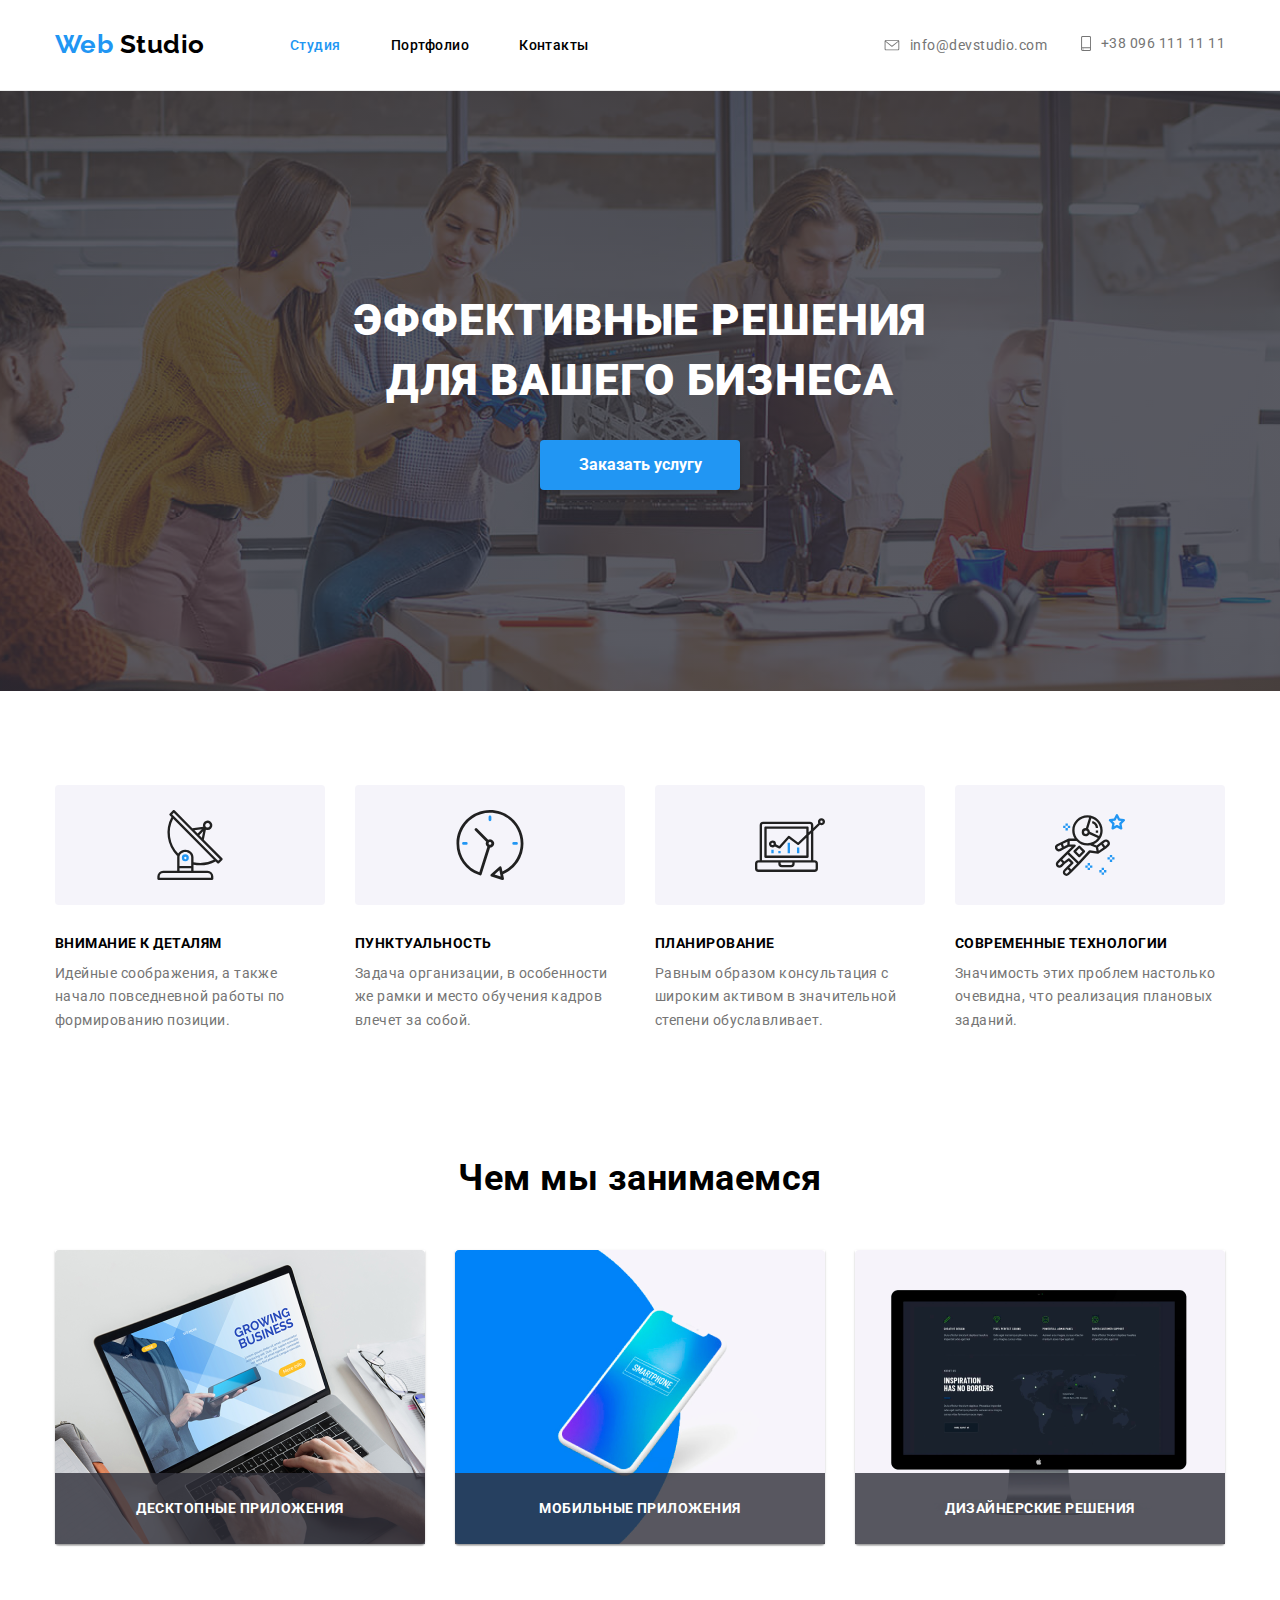
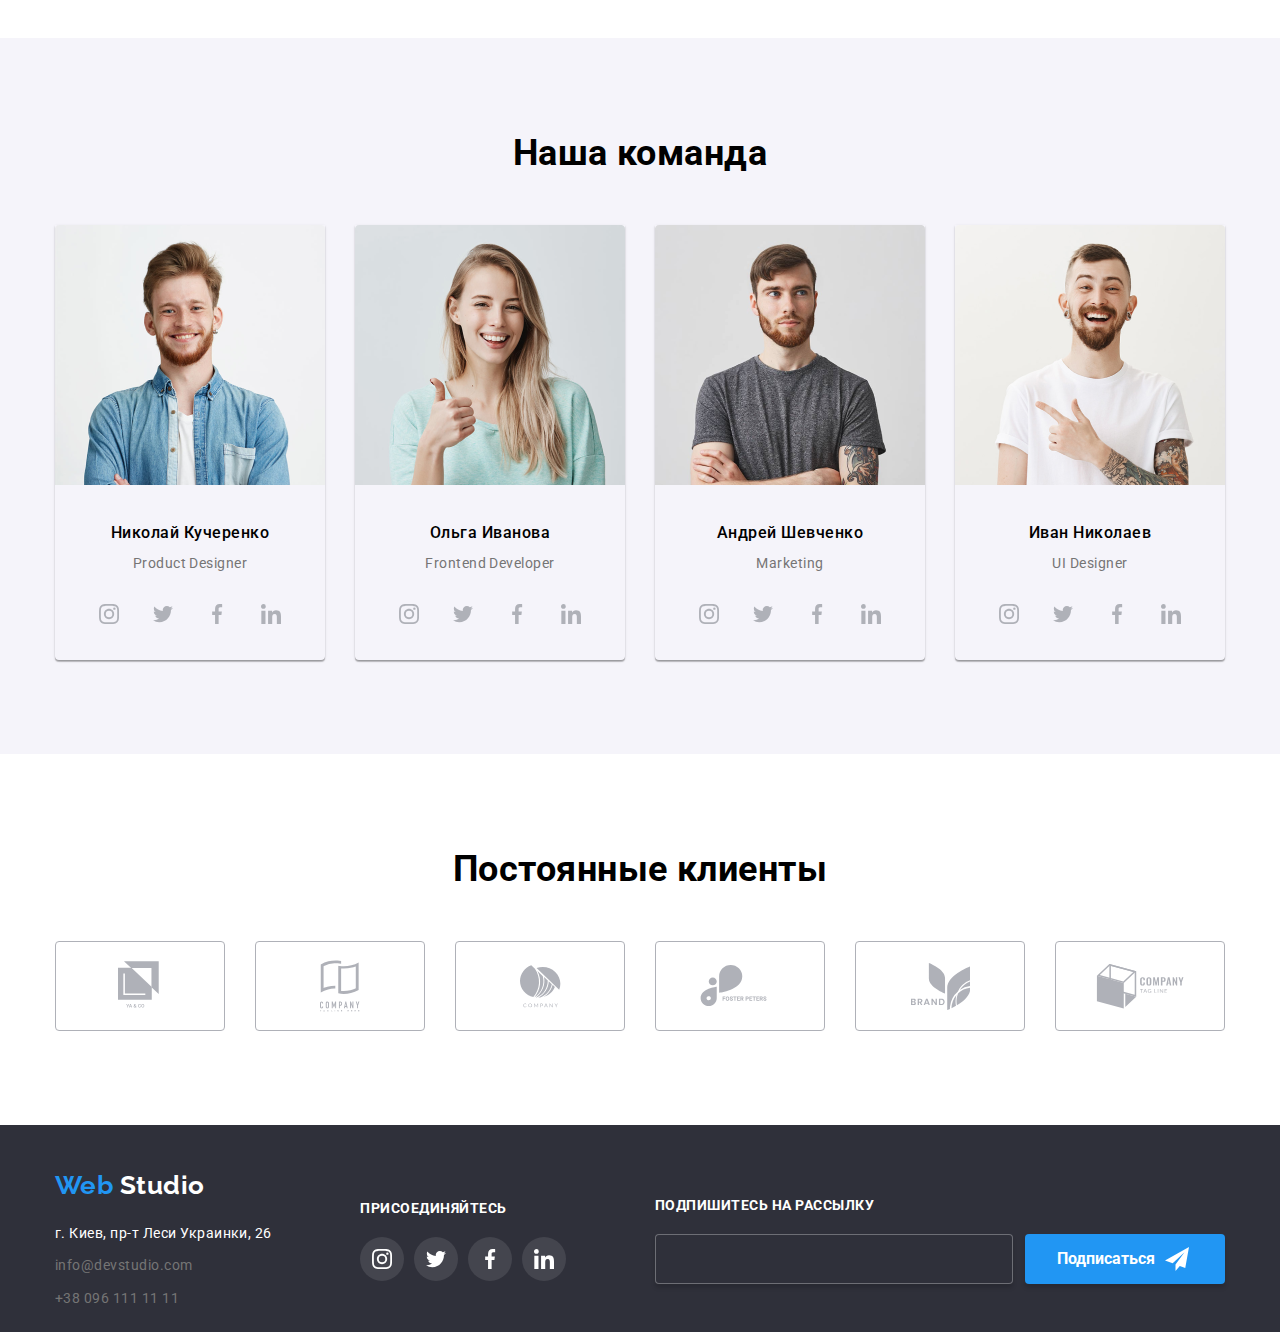
<file: index.html>
<!DOCTYPE html>
<html lang="ru">
  <head>
    <meta charset="UTF-8" />
    <meta name="viewport" content="width=device-width, initial-scale=1.0" />
    <title>Web Studio</title>
    <link
      rel="stylesheet"
      href="https://cdnjs.cloudflare.com/ajax/libs/modern-normalize/0.6.0/modern-normalize.min.css"
    />
    <link
      href="https://fonts.googleapis.com/css2?family=Raleway:wght@700&family=Roboto:wght@400;500;700;900&display=swap"
      rel="stylesheet"
    />
    <link rel="stylesheet" href="./css/style.css" />
  </head>
  <body>
    <!-- Header -->
    <header class="page-header">
      <nav class="container">
        <a href="/" class="logo"> <span class="logo-web">Web</span> Studio </a>
        <ul class="site-nav">
          <li class="site-nav-item"><a href="./index.html" class="link current">Студия</a></li>
          <li class="site-nav-item"><a href="./portfolio.html" class="link">Портфолио</a></li>
          <li class="site-nav-item"><a href="#" class="link">Контакты</a></li>
        </ul>
        <address class="address-nav">
          <a class="address-nav-link" href="mailto:info@devstudio.com">
            <svg class="address-nav-icon" width="16" height="11">
              <use href="./image/symbol-defs7.svg#icon-envelope1"></use>
            </svg>
            info@devstudio.com</a
          >
          <a class="address-nav-link" href="tel:+380961111111">
            <svg class="address-nav-icon" width="10" height="15">
              <use href="./image/symbol-defs7.svg#icon-smartphone1"></use>
            </svg>
            +38 096 111 11 11</a
          >
        </address>
      </nav>
    </header>
    <main>
      <!-- Hero -->
      <section class="hero">
        <h1 class="hero-title">
          Эффективные решения <br />
          для вашего бизнеса
        </h1>

        <button class="hero-button">Заказать услугу</button>
      </section>
      <!-- Advantages -->
      <section class="section-advantages">
        <div class="container-advantages">
          <ul class="box-advantages">
            <li class="box-advantages-item icon-antenna">
              <h3 class="title-advantages">Внимание к деталям</h3>
              <p>
                Идейные соображения, а также начало повседневной работы по формированию позиции.
              </p>
            </li>
            <li class="box-advantages-item icon-clock">
              <h3 class="title-advantages">Пунктуальность</h3>
              <p>
                Задача организации, в особенности же рамки и место обучения кадров влечет за собой.
              </p>
            </li>
            <li class="box-advantages-item icon-diagram">
              <h3 class="title-advantages">Планирование</h3>
              <p>
                Равным образом консультация с широким активом в значительной степени обуславливает.
              </p>
            </li>
            <li class="box-advantages-item icon-astronaut">
              <h3 class="title-advantages">Современные технологии</h3>
              <p>
                Значимость этих проблем настолько очевидна, что реализация плановых заданий.
              </p>
            </li>
          </ul>
        </div>
      </section>
      <!-- Чем мы занимаемся -->
      <section class="section-whot-do-we">
        <div class="container-whot-do-we">
          <h2 class="section-title">Чем мы занимаемся</h2>
          <ul class="box-whot-do-we">
            <li class="box-whot-do-we-item">
              <a href="#">
                <img
                  class="whot-do-we-img"
                  src="./image/desktopapplications.jpg"
                  alt="desktop applications"
                  width="370"
                  height="294"
                />
              </a>
              <p class="section-whot-do-we-text">Десктопные приложения</p>
            </li>
            <li class="box-whot-do-we-item">
              <a href="#">
                <img
                  src="./image/mobileapplications.jpg"
                  alt="mobile applications"
                  width="370"
                  height="294"
                />
              </a>
              <p class="section-whot-do-we-text">Мобильные приложения</p>
            </li>
            <li class="box-whot-do-we-item">
              <a href="#">
                <img
                  src="./image/designdecisions.jpg"
                  alt="design decisions"
                  width="370"
                  height="294"
                />
              </a>
              <p class="section-whot-do-we-text">Дизайнерские решения</p>
            </li>
          </ul>
        </div>
      </section>
      <!-- Team -->
      <section class="section-team">
        <div class="container-team">
          <h2 class="section-title">Наша команда</h2>
          <ul class="box-team">
            <li class="box-team-item">
              <img src="./image/JohnSmith.jpg" alt="photo John Smith" width="270" />
              <h3 class="name">Николай Кучеренко</h3>
              <p class="team-text">Product Designer</p>
              <ul class="social-list">
                <li class="social-item">
                  <a class="social-link" href="">
                    <svg class="social-icon" width="20" height="20">
                      <use href="./image/symbol-defs7.svg#icon-instagram1"></use>
                    </svg>
                  </a>
                </li>
                <li class="social-item">
                  <a class="social-link" href="">
                    <svg class="social-icon" width="20" height="20">
                      <use href="./image/symbol-defs7.svg#icon-twitter1"></use>
                    </svg>
                  </a>
                </li>
                <li class="social-item">
                  <a class="social-link" href="">
                    <svg class="social-icon" width="20" height="20">
                      <use href="./image/symbol-defs7.svg#icon-facebook1"></use>
                    </svg>
                  </a>
                </li>
                <li class="social-item">
                  <a class="social-link" href="">
                    <svg class="social-icon" width="20" height="20">
                      <use href="./image/symbol-defs7.svg#icon-linkedin-1"></use>
                    </svg>
                  </a>
                </li>
              </ul>
            </li>
            <li class="box-team-item">
              <img src="./image/MartaStewart.jpg" alt="photo MartaStewart" width="270" />
              <h3 class="name">Ольга Иванова</h3>
              <p class="team-text">Frontend Developer</p>
              <ul class="social-list">
                <li class="social-item">
                  <a class="social-link" href="">
                    <svg class="social-icon" width="20" height="20">
                      <use href="./image/symbol-defs7.svg#icon-instagram1"></use>
                    </svg>
                  </a>
                </li>
                <li class="social-item">
                  <a class="social-link" href="">
                    <svg class="social-icon" width="20" height="20">
                      <use href="./image/symbol-defs7.svg#icon-twitter1"></use>
                    </svg>
                  </a>
                </li>
                <li class="social-item">
                  <a class="social-link" href="">
                    <svg class="social-icon" width="20" height="20">
                      <use href="./image/symbol-defs7.svg#icon-facebook1"></use>
                    </svg>
                  </a>
                </li>
                <li class="social-item">
                  <a class="social-link" href="">
                    <svg class="social-icon" width="20" height="20">
                      <use href="./image/symbol-defs7.svg#icon-linkedin-1"></use>
                    </svg>
                  </a>
                </li>
              </ul>
            </li>
            <li class="box-team-item">
              <img src="./image/RobertJakis.jpg" alt="photo Robert Jakis" width="270" />
              <h3 class="name">Андрей Шевченко</h3>
              <p class="team-text">Marketing</p>
              <ul class="social-list">
                <li class="social-item">
                  <a class="social-link" href="">
                    <svg class="social-icon" width="20" height="20">
                      <use href="./image/symbol-defs7.svg#icon-instagram1"></use>
                    </svg>
                  </a>
                </li>
                <li class="social-item">
                  <a class="social-link" href="">
                    <svg class="social-icon" width="20" height="20">
                      <use href="./image/symbol-defs7.svg#icon-twitter1"></use>
                    </svg>
                  </a>
                </li>
                <li class="social-item">
                  <a class="social-link" href="">
                    <svg class="social-icon" width="20" height="20">
                      <use href="./image/symbol-defs7.svg#icon-facebook1"></use>
                    </svg>
                  </a>
                </li>
                <li class="social-item">
                  <a class="social-link" href="">
                    <svg class="social-icon" width="20" height="20">
                      <use href="./image/symbol-defs7.svg#icon-linkedin-1"></use>
                    </svg>
                  </a>
                </li>
              </ul>
            </li>
            <li class="box-team-item">
              <img src="./image/MartinDoe.jpg" alt="photo Martin Doe" width="270" />
              <h3 class="name">Иван Николаев</h3>
              <p class="team-text">UI Designer</p>
              <ul class="social-list">
                <li class="social-item">
                  <a class="social-link" href="">
                    <svg class="social-icon" width="20" height="20">
                      <use href="./image/symbol-defs7.svg#icon-instagram1"></use>
                    </svg>
                  </a>
                </li>
                <li class="social-item">
                  <a class="social-link" href="">
                    <svg class="social-icon" width="20" height="20">
                      <use href="./image/symbol-defs7.svg#icon-twitter1"></use>
                    </svg>
                  </a>
                </li>
                <li class="social-item">
                  <a class="social-link" href="">
                    <svg class="social-icon" width="20" height="20">
                      <use href="./image/symbol-defs7.svg#icon-facebook1"></use>
                    </svg>
                  </a>
                </li>
                <li class="social-item">
                  <a class="social-link" href="">
                    <svg class="social-icon" width="20" height="20">
                      <use href="./image/symbol-defs7.svg#icon-linkedin-1"></use>
                    </svg>
                  </a>
                </li>
              </ul>
            </li>
          </ul>
        </div>
      </section>
      <!-- Regular customers -->
      <section class="section-customers">
        <div class="container-customers">
          <h2 class="section-title">Постоянные клиенты</h2>
          <ul class="list-icon">
            <li class="list-icon-item">
              <a class="list-icon-link" href="#">
                <svg class="social-icon-customers" width="45" height="50">
                  <use href="./image/symbol-defs7.svg#icon-logo-1"></use>
                </svg>
              </a>
            </li>
            <li class="list-icon-item">
              <a class="list-icon-link" href="#">
                <svg class="social-icon-customers" width="40" height="52">
                  <use href="./image/symbol-defs7.svg#icon-logo-2"></use>
                </svg>
              </a>
            </li>
            <li class="list-icon-item">
              <a class="list-icon-link" href="#">
                <svg class="social-icon-customers" width="41" height="43">
                  <use href="./image/symbol-defs7.svg#icon-logo-3"></use>
                </svg>
              </a>
            </li>
            <li class="list-icon-item">
              <a class="list-icon-link" href="#">
                <svg class="social-icon-customers" width="80" height="42">
                  <use href="./image/symbol-defs7.svg#icon-logo-4"></use>
                </svg>
              </a>
            </li>
            <li class="list-icon-item">
              <a class="list-icon-link" href="#">
                <svg class="social-icon-customers" width="59" height="49">
                  <use href="./image/symbol-defs7.svg#icon-logo-5"></use>
                </svg>
              </a>
            </li>
            <li class="list-icon-item">
              <a class="list-icon-link" href="#">
                <svg class="social-icon-customers" width="89" height="45">
                  <use href="./image/symbol-defs7.svg#icon-logo-6"></use>
                </svg>
              </a>
            </li>
          </ul>
        </div>
      </section>
    </main>
    <footer>
      <div class="container-footer">
        <ul class="fooret-box">
          <li>
            <a href="/" class="logo-footer">
              <span class="logo-web">Web</span> <span class="logo-studio-white">Studio</span>
            </a>
            <address class="address-footer">
              <a class="address-map" href="">г. Киев, пр-т Леси Украинки, 26</a>
              <a class="address-link" href="mailto:info@devstudio.com">info@devstudio.com</a>
              <a class="address-link" href="tel:+380961111111">+38 096 111 11 11</a>
            </address>
          </li>
          <li>
            <h3 class="footer-title">Присоединяйтесь</h3>
            <ul class="social-list-footer">
              <li class="social-item-footer">
                <a class="social-link-footer" href="">
                  <svg class="social-icon-footer" width="20" height="20">
                    <use href="./image/symbol-defs7.svg#icon-instagram1"></use>
                  </svg>
                </a>
              </li>
              <li class="social-item-footer">
                <a class="social-link-footer" href="">
                  <svg class="social-icon-footer" width="20" height="20">
                    <use href="./image/symbol-defs7.svg#icon-twitter1"></use>
                  </svg>
                </a>
              </li>
              <li class="social-item-footer">
                <a class="social-link-footer" href="">
                  <svg class="social-icon-footer" width="20" height="20">
                    <use href="./image/symbol-defs7.svg#icon-facebook1"></use>
                  </svg>
                </a>
              </li>
              <li class="social-item-footer">
                <a class="social-link-footer" href="">
                  <svg class="social-icon-footer" width="20" height="20">
                    <use href="./image/symbol-defs7.svg#icon-linkedin-1"></use>
                  </svg>
                </a>
              </li>
            </ul>
          </li>
          <li>
            <h3 class="footer-title">Подпишитесь на рассылку</h3>
            <div class="box-subscribe">
              <input class="input-subscribe" type="text" />
              <button class="button-subscribe">Подписаться</button>
            </div>
          </li>
        </ul>
      </div>
    </footer>
  </body>
</html>
</file>
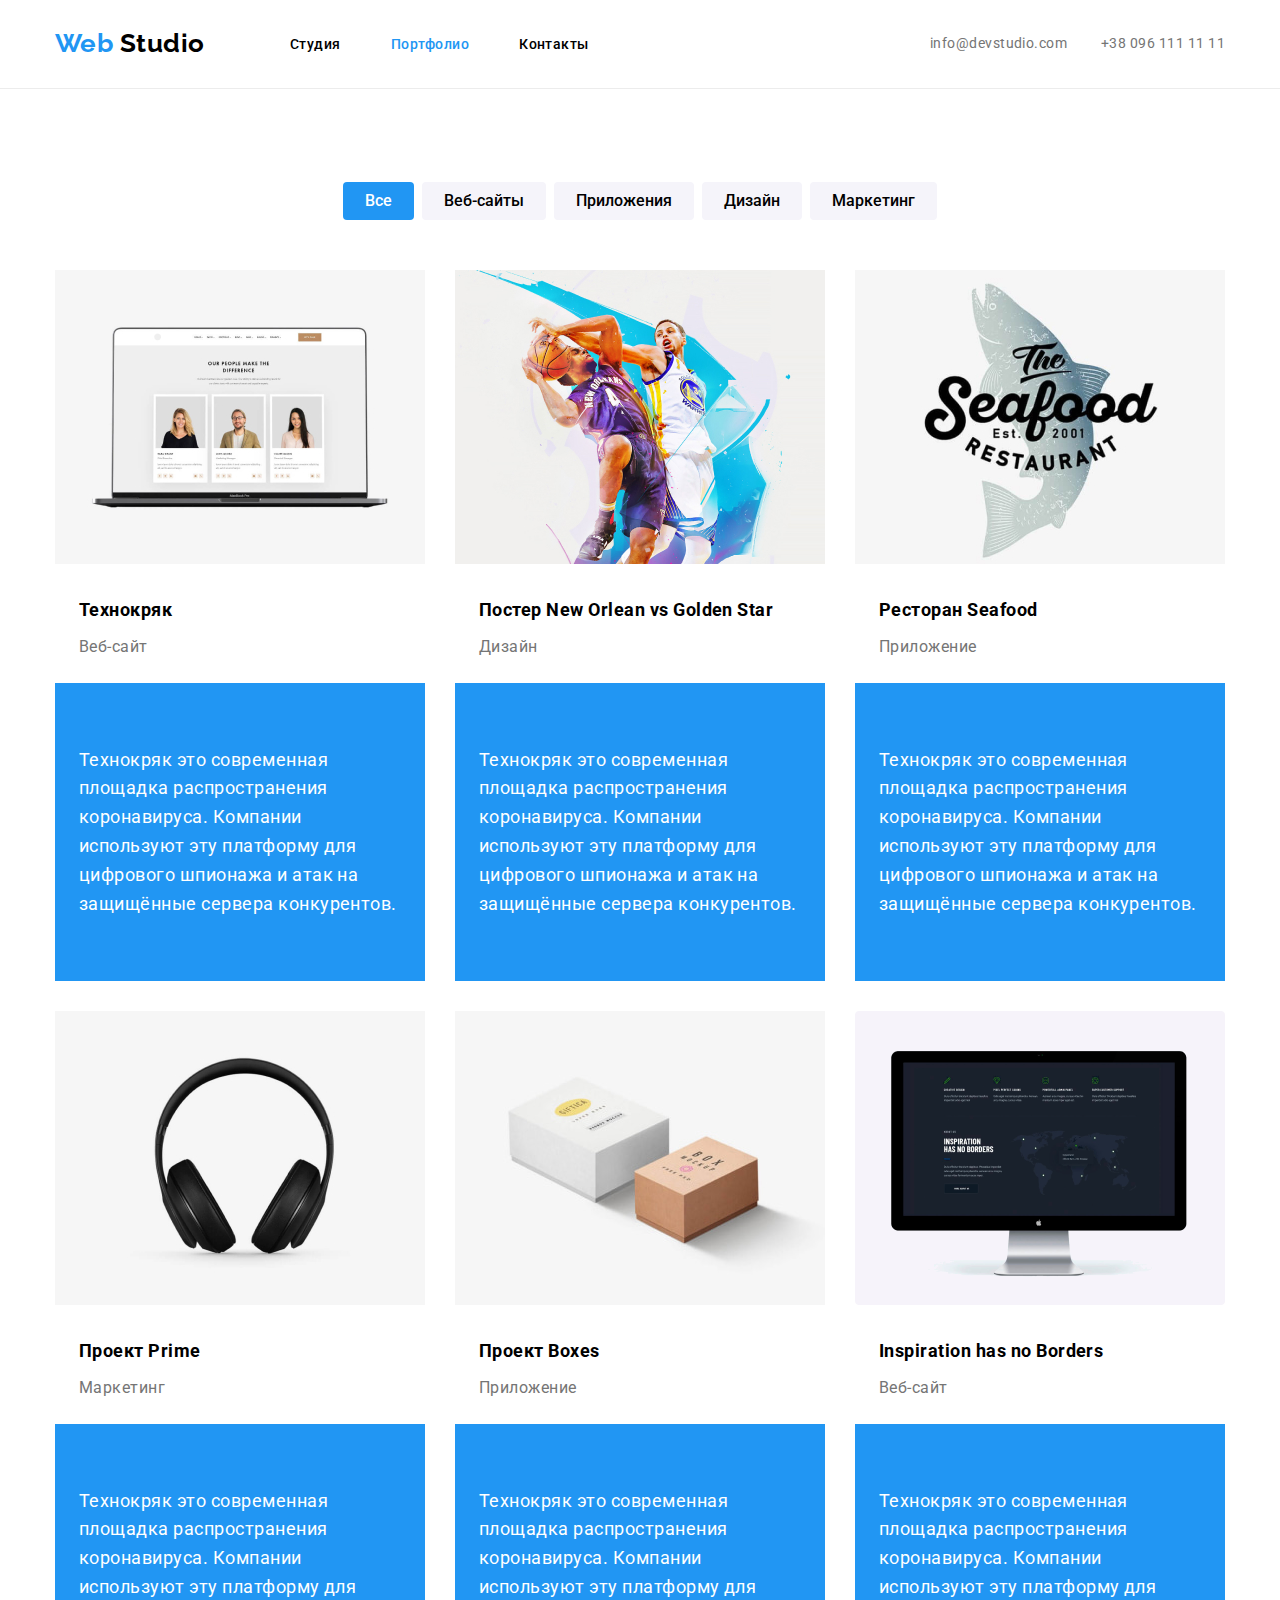
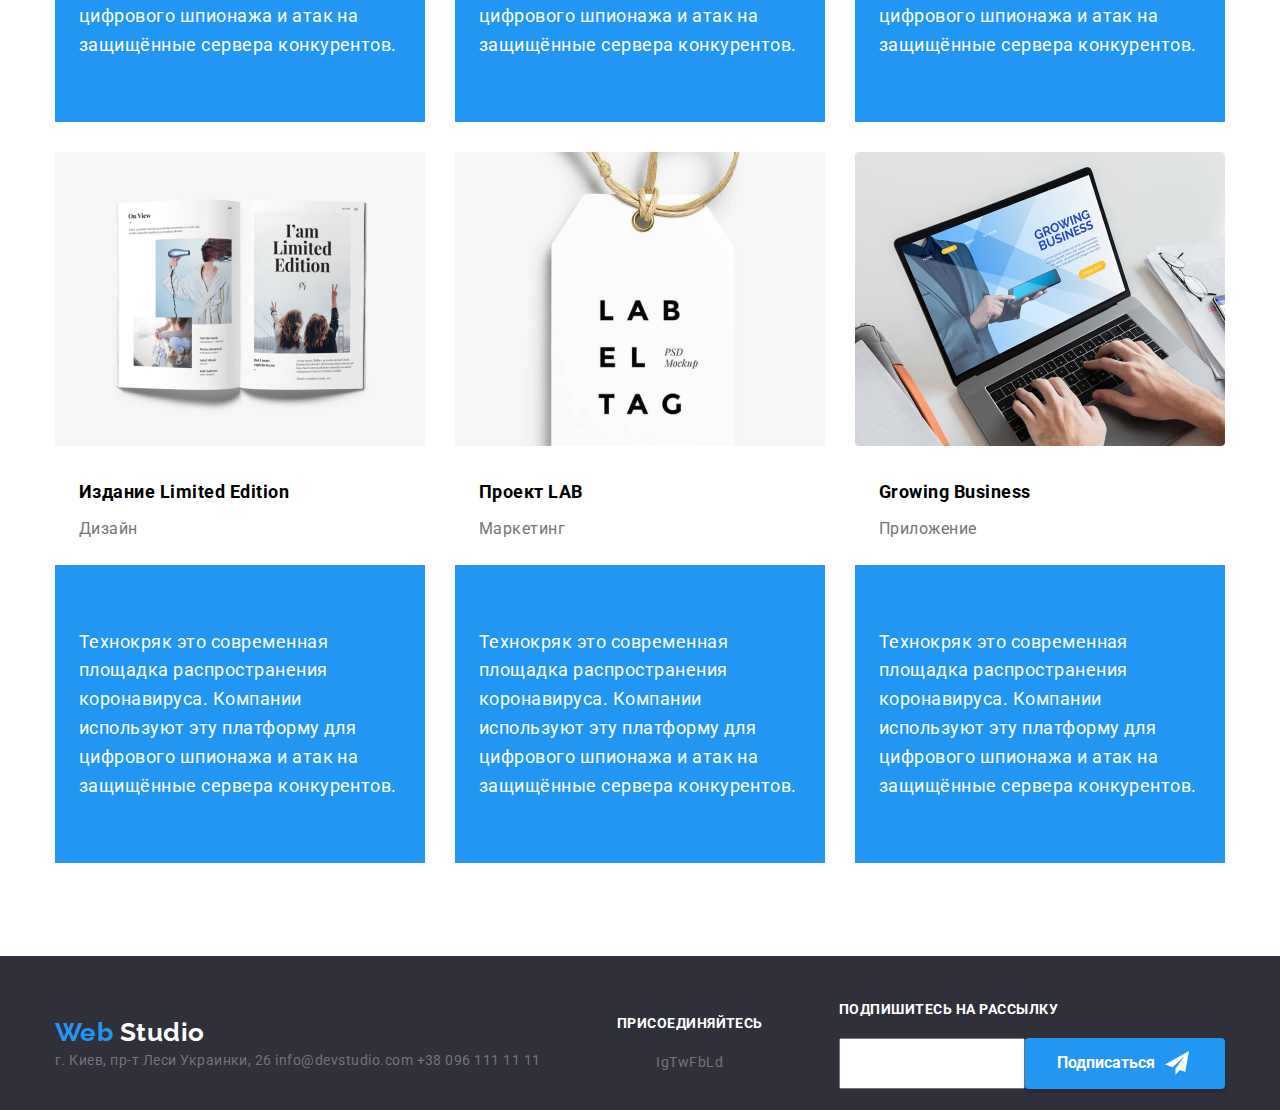
<file: portfolio.html>
<!DOCTYPE html>
<html lang="ru">
  <head>
    <meta charset="UTF-8" />
    <meta name="viewport" content="width=device-width, initial-scale=1.0" />
    <title>Web Studio Portfolio</title>
    <link
      rel="stylesheet"
      href="https://cdnjs.cloudflare.com/ajax/libs/modern-normalize/0.6.0/modern-normalize.min.css"
    />
    <link
      href="https://fonts.googleapis.com/css2?family=Raleway:wght@700&family=Roboto:wght@400;500;700;900&display=swap"
      rel="stylesheet"
    />
    <link rel="stylesheet" href="./css/style.css" />
  </head>
  <body>
    <!-- Header -->
    <header class="page-header">
      <nav class="container">
        <a href="/" class="logo"> <span class="logo-web">Web</span> Studio </a>
        <ul class="site-nav">
          <li class="site-nav-item"><a href="./index.html" class="link">Студия</a></li>
          <li class="site-nav-item">
            <a href="./portfolio.html" class="link current">Портфолио</a>
          </li>
          <li class="site-nav-item"><a href="#" class="link">Контакты</a></li>
        </ul>
        <address class="address-nav">
          <a class="address-nav-link" href="mailto:info@devstudio.com">info@devstudio.com</a>
          <a class="address-nav-link" href="tel:+380961111111">+38 096 111 11 11</a>
        </address>
      </nav>
    </header>
    <main class="portfolio">
      <div class="container-portfolio">
        <h1 class="portfolio-title">Портфолио</h1>
        <ul class="portfolio-button-list">
          <li class="portfolio-button-item">
            <button class="button-portfolio current" type="button">Все</button>
          </li>
          <li class="portfolio-button-item">
            <button class="button-portfolio" type="button">Веб-сайты</button>
          </li>
          <li class="portfolio-button-item">
            <button class="button-portfolio" type="button">Приложения</button>
          </li>
          <li class="portfolio-button-item">
            <button class="button-portfolio" type="button">Дизайн</button>
          </li>
          <li class="portfolio-button-item">
            <button class="button-portfolio" type="button">Маркетинг</button>
          </li>
        </ul>
        <ul class="portfolio-list">
          <li class="portfolio-item">
            <a href="#">
              <img src="./image/LaptopSkreen.jpg" alt="Laptop Skreen" width="370" />
              <div class="portfolio-text">
                <h2 class="portfolio-caption">Технокряк</h2>
                <p class="portfolio-kind">Веб-сайт</p>
              </div>
              <p class="portfolio-text-about">
                Технокряк это современная площадка распространения коронавируса. Компании используют
                эту платформу для цифрового шпионажа и атак на защищённые сервера конкурентов.
              </p>
            </a>
          </li>
          <li class="portfolio-item">
            <a href="#">
              <img src="./image/BasketballPlayers.jpg" alt="Basketball Players" width="370" />
              <div class="portfolio-text">
                <h2 class="portfolio-caption">Постер New Orlean vs Golden Star</h2>
                <p class="portfolio-kind">Дизайн</p>
              </div>
              <p class="portfolio-text-about">
                Технокряк это современная площадка распространения коронавируса. Компании используют
                эту платформу для цифрового шпионажа и атак на защищённые сервера конкурентов.
              </p>
            </a>
          </li>
          <li class="portfolio-item">
            <a href="#">
              <img src="./image/LogoSeafood.jpg" alt="Logo Seafood" width="370" />
              <div class="portfolio-text">
                <h2 class="portfolio-caption">Ресторан Seafood</h2>
                <p class="portfolio-kind">Приложение</p>
              </div>
              <p class="portfolio-text-about">
                Технокряк это современная площадка распространения коронавируса. Компании используют
                эту платформу для цифрового шпионажа и атак на защищённые сервера конкурентов.
              </p>
            </a>
          </li>
          <li class="portfolio-item">
            <a href="#">
              <img src="./image/headphones.jpg" alt="headphones" width="370" />
              <div class="portfolio-text">
                <h2 class="portfolio-caption">Проект Prime</h2>
                <p class="portfolio-kind">Маркетинг</p>
              </div>
              <p class="portfolio-text-about">
                Технокряк это современная площадка распространения коронавируса. Компании используют
                эту платформу для цифрового шпионажа и атак на защищённые сервера конкурентов.
              </p>
            </a>
          </li>
          <li class="portfolio-item">
            <a href="#">
              <img src="./image/Boxes.jpg" alt="Boxes" width="370" />
              <div class="portfolio-text">
                <h2 class="portfolio-caption">Проект Boxes</h2>
                <p class="portfolio-kind">Приложение</p>
              </div>
              <p class="portfolio-text-about">
                Технокряк это современная площадка распространения коронавируса. Компании используют
                эту платформу для цифрового шпионажа и атак на защищённые сервера конкурентов.
              </p>
            </a>
          </li>

          <li class="portfolio-item">
            <a href="#">
              <img src="./image/designdecisions.jpg" alt="design decisions" width="370" />
              <div class="portfolio-text">
                <h2 class="portfolio-caption">Inspiration has no Borders</h2>
                <p class="portfolio-kind">Веб-сайт</p>
              </div>
              <p class="portfolio-text-about">
                Технокряк это современная площадка распространения коронавируса. Компании используют
                эту платформу для цифрового шпионажа и атак на защищённые сервера конкурентов.
              </p>
            </a>
          </li>
          <li class="portfolio-item">
            <a href="#">
              <img src="./image/magazine.jpg" alt="magazine" width="370" />
              <div class="portfolio-text">
                <h2 class="portfolio-caption">Издание Limited Edition</h2>
                <p class="portfolio-kind">Дизайн</p>
              </div>
              <p class="portfolio-text-about">
                Технокряк это современная площадка распространения коронавируса. Компании используют
                эту платформу для цифрового шпионажа и атак на защищённые сервера конкурентов.
              </p>
            </a>
          </li>
          <li class="portfolio-item">
            <a href="#">
              <img src="./image/tag.jpg" alt="tag" width="370" />
              <div class="portfolio-text">
                <h2 class="portfolio-caption">Проект LAB</h2>
                <p class="portfolio-kind">Маркетинг</p>
              </div>
              <p class="portfolio-text-about">
                Технокряк это современная площадка распространения коронавируса. Компании используют
                эту платформу для цифрового шпионажа и атак на защищённые сервера конкурентов.
              </p>
            </a>
          </li>
          <li class="portfolio-item">
            <a href="#">
              <img src="./image/desktopapplications.jpg" alt="desktopapplications" width="370" />
              <div class="portfolio-text">
                <h2 class="portfolio-caption">Growing Business</h2>
                <p class="portfolio-kind">Приложение</p>
              </div>
              <p class="portfolio-text-about">
                Технокряк это современная площадка распространения коронавируса. Компании используют
                эту платформу для цифрового шпионажа и атак на защищённые сервера конкурентов.
              </p>
            </a>
          </li>
        </ul>
      </div>
    </main>
    <footer>
      <div class="container-footer">
        <ul class="fooret-box">
          <li>
            <a href="./index.html" class="logo">
              <span class="logo-web">Web</span> <span class="logo-studio-white">Studio</span>
            </a>
            <address class="address-footer">
              <a class="address_map" href="">г. Киев, пр-т Леси Украинки, 26</a>
              <a href="mailto:info@devstudio.com">info@devstudio.com</a>
              <a href="tel:+380961111111">+38 096 111 11 11</a>
            </address>
          </li>
          <li>
            <h3 class="footer-title">Присоединяйтесь</h3>
            <ul class="social-list-footer">
              <li><a href="">Ig</a></li>
              <li><a href="">Tw</a></li>
              <li><a href="">Fb</a></li>
              <li><a href="">Ld</a></li>
            </ul>
          </li>
          <li>
            <h3 class="footer-title">Подпишитесь на рассылку</h3>
            <div class="box-subscribe">
              <input type="text" />
              <button class="button-subscribe">Подписаться</button>
            </div>
          </li>
        </ul>
      </div>
    </footer>
  </body>
</html>
</file>
<file: css/style.css>
:root {
  --primary-text-color: #757575;
  --title-text-color: #000000;
  --accent-color: #2196f3;
  --primary-white-color: #ffffff;
  --color1: #212121;
}

/* Global style */

/* html {
  box-sizing: border-box;
}

*,
*::before,
*::after {
  box-sizing: inherit;
}  */

body {
  background-color: #ffffff;
  color: var(--primary-text-color);
  font-family: Roboto, sans-serif;
  font-style: normal;
  font-weight: normal;
  font-size: 14px;
  line-height: 1.7;
  letter-spacing: 0.03rem;
}

a {
  text-decoration: none;
  color: var(--primary-text-color);
  font-style: normal;
}

ul {
  list-style-type: none;
  padding-left: 0;
  margin-top: 0;
  margin-bottom: 0;
}

.page-header {
  border-bottom: 1px solid #ececec;
}

h1,
h2 {
  padding: 0;
  margin: 0;
}

h3 {
  padding: 0;
  margin: 0;
  font-weight: bold;
  font-size: 14px;
  line-height: 1.2;
  text-transform: uppercase;
}

.link {
  padding: 0;
  margin: 0;
}

section {
  margin-bottom: 94px;
}

p {
  margin: 0;
}

.container,
.container-advantages,
.container-whot-do-we,
.container-team,
.container-customers,
.container-footer,
.container-portfolio {
  margin-left: auto;
  margin-right: auto;
  width: 1200px;
  padding-left: 15px;
  padding-right: 15px;
}

.container {
  display: flex;
  align-items: center;
}

.site-nav,
.box-subscribe {
  display: flex;
}

.site-nav-item + .site-nav-item {
  margin-left: 50px;
}

.address-nav-link {
  display: inline-flex;
  align-items: center;
  padding-top: 32px;
  padding-bottom: 32px;
}

.box-advantages,
.box-whot-do-we,
.box-team,
.list-icon,
.fooret-box {
  display: flex;
  justify-content: space-between;
}

.fooret-box {
  align-items: center;
}

.logo,
.logo-footer {
  color: var(--title-text-color);
  font-family: Raleway;
  font-style: normal;
  font-weight: bold;
  font-size: 26px;
  line-height: 1.2;
}

.logo {
  margin-right: 85px;
}

.address-nav-icon {
  display: inline-flex;
  align-items: center;
  margin-right: 10px;
  fill: var(--primary-text-color);
}

.link:hover,
.link:focus,
.link.current,
.address-nav-link:hover,
.address-nav-link:focus {
  color: var(--accent-color);
}

.address-nav-link:hover .address-nav-icon {
  fill: var(--accent-color);
}

.hero {
  display: flex;
  flex-direction: column;
  align-items: center;
  justify-content: center;
  max-width: 1600px;
  min-height: 600px;
  margin-left: auto;
  margin-right: auto;
  background-color: rgb(47, 48, 58, 0.8);
  background-image: linear-gradient(to right, rgba(47, 48, 58, 0.8), rgba(47, 48, 58, 0.8)),
    url(../image/Headerimg.jpg);
  background-repeat: no-repeat;
  background-position: center;
  background-size: cover;
}

.hero-title {
  color: var(--primary-white-color);
  font-weight: 900;
  font-size: 44px;
  line-height: 1.35;
  text-align: center;
  text-transform: uppercase;
  letter-spacing: 0.06rem;
  margin-top: auto;
  margin-bottom: 30px;
}

.hero-button,
.button-subscribe {
  display: block;
  border: 0;
  border-radius: 4px;
  padding: 10px 32px;
  min-width: 200px;
  margin: 0 auto;

  background-color: var(--accent-color);
  color: var(--primary-white-color);
  box-shadow: 0px 4px 4px rgba(0, 0, 0, 0.15);
  font-weight: bold;
  font-size: 16px;
  line-height: 1.9;
  text-align: center;
}

.hero-button {
  margin-bottom: auto;
}

.box-advantages-item {
  width: 270px;
  margin-bottom: 30px;
}

.box-advantages-item::before {
  display: block;
  content: '';
  height: 120px;
  background-size: 70px;
  background-repeat: no-repeat;
  background-position: center;
  border-radius: 4px;
  padding: 25px 100px;
  background-color: #f5f4fa;
}

.icon-antenna::before {
  background-image: url(../image/antenna1.svg);
}

.icon-clock::before {
  background-image: url(../image/clock1.svg);
}

.icon-diagram::before {
  background-image: url(../image/diagram1.svg);
}

.icon-astronaut::before {
  background-image: url(../image/astronaut1.svg);
}

.title-advantages {
  color: var(--title-text-color);
  margin-top: 30px;
  margin-bottom: 10px;
}

.link {
  display: block;
  padding-top: 32px;
  padding-bottom: 32px;
  color: var(--title-text-color);
  font-weight: 500;
  line-height: 1.2;
}

.address-nav-link + .address-nav-link {
  margin-left: 30px;
}

.address-nav {
  margin-left: auto;
}

.address-nav-link {
  color: var(--primary-text-color);
}

.section-title {
  color: var(--title-text-color);
  font-weight: bold;
  font-size: 36px;
  line-height: 1.2;
  text-align: center;
  padding-bottom: 50px;
}

.box-whot-do-we-item {
  position: relative;
  width: 370px;
  height: 294px;
  background-color: var(--primary-white-color);
  box-shadow: 0px 2px 1px rgba(0, 0, 0, 0.2), 0px 1px 1px rgba(0, 0, 0, 0.14),
    0px 1px 3px rgba(0, 0, 0, 0.12);
  border-radius: 0px 0px 4px 4px;
}

.section-whot-do-we-text {
  position: absolute;
  bottom: 0;
  left: 0;
  width: 100%;
  padding-top: 25px;
  padding-bottom: 25px;
  background-color: rgba(47, 48, 58, 0.8);
  color: var(--primary-white-color);
  font-weight: bold;
  text-align: center;
  line-height: 1.5;
  text-transform: uppercase;
}

.section-team {
  background: #f5f4fa;
  padding-top: 94px;
  padding-bottom: 94px;
}

.box-team-item {
  width: 270px;
  padding-bottom: 24px;
  box-shadow: 0px 2px 1px rgba(0, 0, 0, 0.2), 0px 1px 1px rgba(0, 0, 0, 0.14),
    0px 1px 3px rgba(0, 0, 0, 0.12);
  border-radius: 0px 0px 4px 4px;
}

.name {
  margin-top: 30px;
  text-transform: none;

  color: var(--title-text-color);
  font-weight: 500;
  font-size: 16px;
  line-height: 1.2;
  text-align: center;
}

.team-text {
  margin-top: 10px;
  margin-bottom: 16px;
  text-align: center;
}

.social-list {
  display: flex;
  justify-content: center;
}

.social-item + .social-item {
  margin-left: 10px;
}

.social-link {
  display: flex;
  justify-content: center;
  align-items: center;
  width: 44px;
  height: 44px;
  border-radius: 50%;
}

.social-icon {
  fill: #afb1b8;
}

.social-link:hover {
  background-color: var(--accent-color);
}

.social-link:hover .social-icon {
  fill: #ffffff;
}

.list-icon-link {
  display: flex;
  justify-content: center;
  align-items: center;
  width: 170px;
  height: 90px;
  border: 1px solid #afb1b8;
  border-radius: 4px;
}

.social-icon-customers {
  fill: #afb1b8;
}

.list-icon-link:hover {
  border-color: var(--accent-color);
}

.list-icon-link:hover .social-icon-customers {
  fill: var(--accent-color);
}

/* Footer */

footer {
  background-color: #2f303a;
}

.container-footer {
  padding-top: 45px;
  padding-bottom: 21px;
}

.footer-title {
  color: var(--primary-white-color);
  text-align: left;
  margin-bottom: 20px;
}

.logo-footer {
  display: block;
  margin-bottom: 20px;
}

.logo-web {
  color: var(--accent-color);
}
.logo-studio-white {
  color: var(--primary-white-color);
}

.address-link {
  display: block;
  margin-top: 9px;
}

.address-map {
  color: var(--primary-white-color);
}

.social-list-footer {
  display: flex;
  justify-content: center;
}

.social-item-footer + .social-item-footer {
  margin-left: 10px;
}

.social-link-footer {
  display: flex;
  justify-content: center;
  align-items: center;
  width: 44px;
  height: 44px;
  background-color: rgba(255, 255, 255, 0.1);
  border-radius: 50%;
}

/* .social-link-footer {
  height: 20px;
  width: 20px;
} */

.social-icon-footer {
  fill: #ffffff;
}

.social-link-footer:hover {
  background-color: var(--accent-color);
}

.input-subscribe {
  width: 358px;
  height: 50px;
  background: #2f303a;
  border: 1px solid rgba(255, 255, 255, 0.3);
  box-shadow: 0px 4px 4px rgba(0, 0, 0, 0.15);
  border-radius: 4px;
  margin-right: 12px;
}

.button-subscribe {
  display: inline-flex;
  align-items: center;
}

.button-subscribe::after {
  content: '';
  width: 24px;
  height: 24px;
  margin-left: 10px;
  background-image: url(../image/iconsend.svg);
  background-size: contain;
}

/* Portfolio */
.portfolio-title {
  display: none;
}

.container-portfolio {
  padding-top: 93px;
  padding-bottom: 93px;
}

.portfolio-button-list {
  display: flex;
  justify-content: center;
  margin-bottom: 50px;
}

.portfolio-button-item + .portfolio-button-item {
  margin-left: 8px;
}

.button-portfolio {
  padding: 6.2px 22px;
  background-color: #f5f4fa;
  border: 0;
  color: var(--title-text-color);
  border-radius: 4px;
  font-weight: 500;
  font-size: 16px;
  line-height: 1.64;
}

.button-portfolio.current,
.button-portfolio:hover,
.button-portfolio:focus {
  background-color: var(--accent-color);
  color: var(--primary-white-color);
}

.portfolio-list {
  display: flex;
  flex-wrap: wrap;
}

.portfolio-item {
  width: calc((100% - 60px) / 3);
  margin-right: 30px;
  margin-bottom: 30px;
}

.portfolio-item:nth-child(3n) {
  margin-right: 0;
}

.portfolio-item:nth-last-child(-n + 3) {
  margin-bottom: 0;
}

.portfolio-text {
  padding: 20px 24px;
}

.portfolio-caption {
  color: var(--title-text-color);
  font-weight: bold;
  font-size: 18px;
  line-height: 2;
}

.portfolio-kind {
  margin-top: 4px;
  font-size: 16px;
  line-height: 1.9;
}

.portfolio-text-about {
  padding: 63px 24px;
  background-color: var(--accent-color);
  color: var(--primary-white-color);
  font-size: 18px;
  line-height: 1.6;
}
</file>
